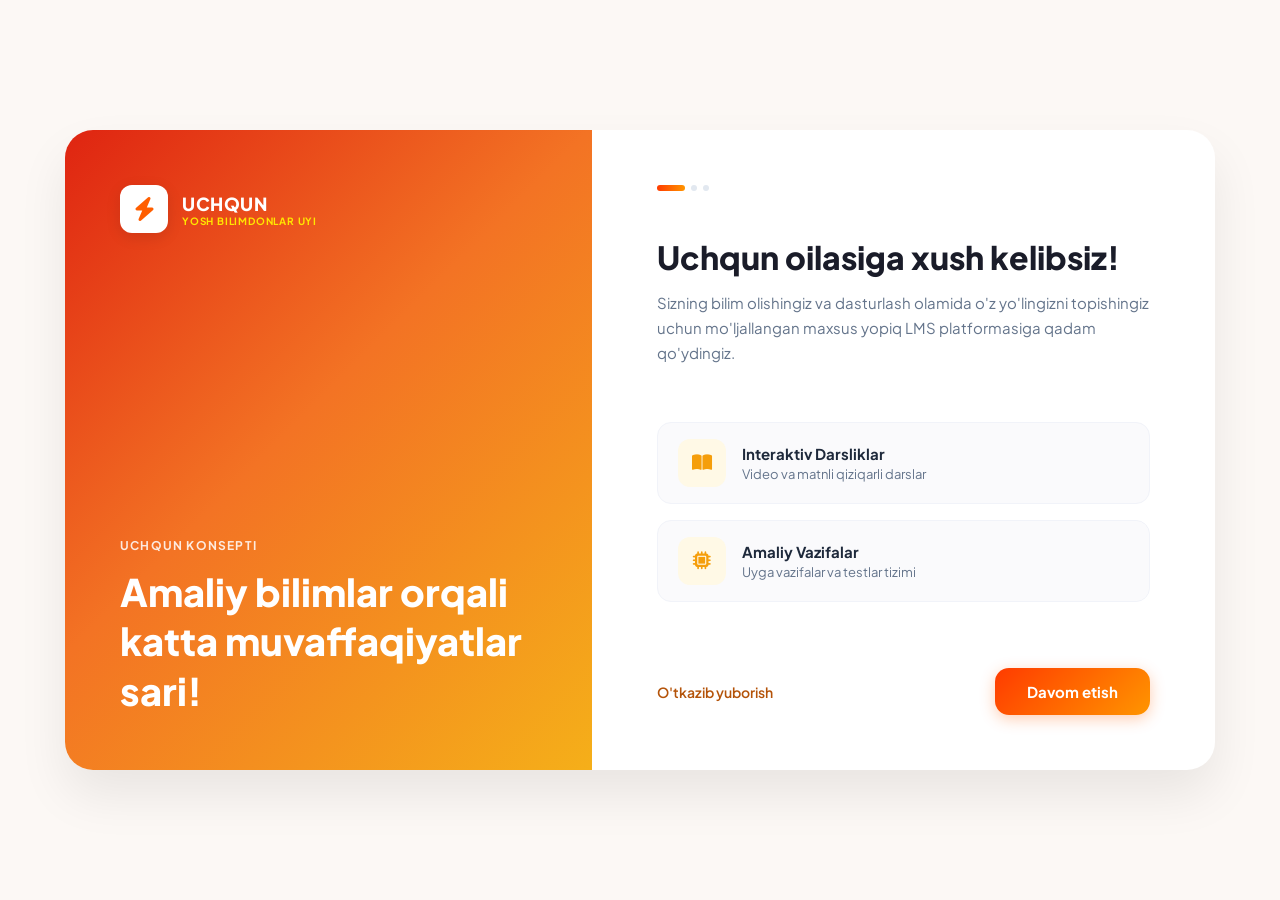
<file: intro/index.html>
<!DOCTYPE html>
<html lang="uz">
<head>
    <meta charset="UTF-8">
    <meta name="viewport" content="width=device-width, initial-scale=1.0">
    <title>Xush kelibsiz - UCHQUN</title>
    <!-- Google Fonts -->
    <link href="https://fonts.googleapis.com/css2?family=Plus+Jakarta+Sans:wght@400;500;600;700;800&display=swap" rel="stylesheet">
    <!-- FontAwesome icons -->
    <link rel="stylesheet" href="https://cdnjs.cloudflare.com/ajax/libs/font-awesome/6.4.0/css/all.min.css">
    <link rel="stylesheet" href="style.css">
</head>
<body>

    <div class="onboarding-wrapper">
        <div class="onboarding-card">
            
            <!-- Chap tomon (Gradient fon va konsepsiya matni) -->
            <div class="card-left">
                <div class="logo-box">
                    <div class="logo-icon">
                        <i class="fa-solid fa-bolt"></i>
                    </div>
                    <div class="logo-text">
                        <span class="brand-name">UCHQUN</span>
                        <span class="brand-sub">YOSH BILIMDONLAR UYI</span>
                    </div>
                </div>

                <div class="left-content">
                    <span class="concept-label">UCHQUN KONSEPTI</span>
                    <h2>Amaliy bilimlar orqali katta muvaffaqiyatlar sari!</h2>
                </div>
            </div>

            <!-- O'ng tomon (Asosiy xush kelibsiz xabari va funksiyalar) -->
            <div class="card-right">
                <!-- Sahifalanish nuqtalari (Dots) -->
                <div class="pagination-dots">
                    <span class="dot active"></span>
                    <span class="dot"></span>
                    <span class="dot"></span>
                </div>

                <div class="welcome-text">
                    <h2>Uchqun oilasiga xush kelibsiz!</h2>
                    <p>Sizning bilim olishingiz va dasturlash olamida o'z yo'lingizni topishingiz uchun mo'ljallangan maxsus yopiq LMS platformasiga qadam qo'ydingiz.</p>
                </div>

                <!-- Xususiyatlar ro'yxati -->
                <div class="features-list">
                    <div class="feature-item">
                        <div class="feature-icon">
                            <i class="fa-solid fa-book-open"></i>
                        </div>
                        <div class="feature-info">
                            <h4>Interaktiv Darsliklar</h4>
                            <p>Video va matnli qiziqarli darslar</p>
                        </div>
                    </div>

                    <div class="feature-item">
                        <div class="feature-icon">
                            <i class="fa-solid fa-microchip"></i>
                        </div>
                        <div class="feature-info">
                            <h4>Amaliy Vazifalar</h4>
                            <p>Uyga vazifalar va testlar tizimi</p>
                        </div>
                    </div>
                </div>

                <!-- Pastki tugmalar -->
                <div class="card-footer">
                    <a href="#" class="skip-btn">O'tkazib yuborish</a>
                    <button type="button" class="next-btn" id="btn">Davom etish</button>
                </div>
            </div>

        </div>
    </div>

    <script src="app.js"></script>

</body>
</html>
</file>
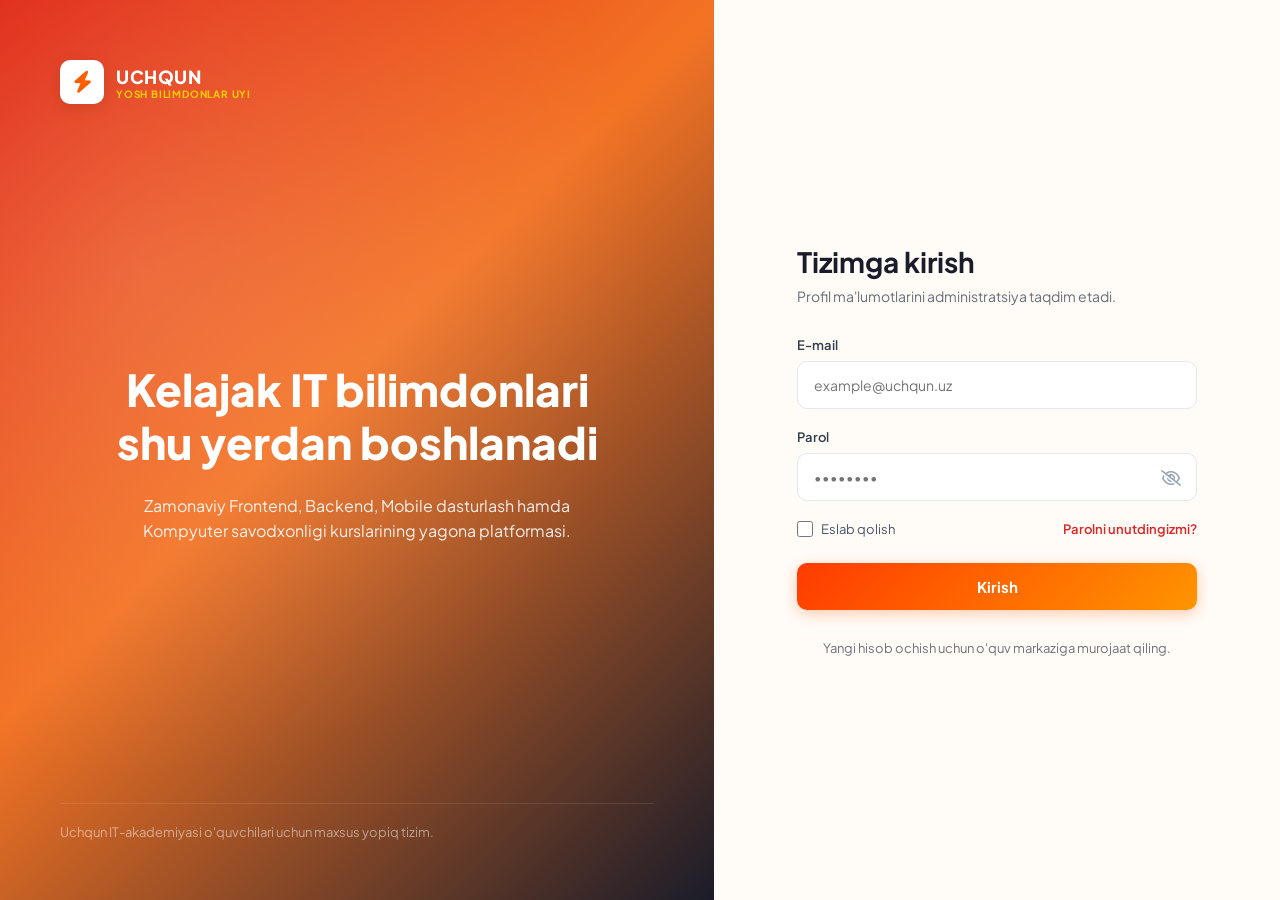
<file: login/index.html>
<!doctype html>
<html lang="uz">
  <head>
    <meta charset="UTF-8" />
    <meta name="viewport" content="width=device-width, initial-scale=1.0" />
    <title>Tizimga kirish - UCHQUN</title>
    <!-- Google Fonts -->
    <link
      href="https://fonts.googleapis.com/css2?family=Plus+Jakarta+Sans:wght@400;500;600;700;800&display=swap"
      rel="stylesheet"
    />
    <!-- FontAwesome icons -->
    <link
      rel="stylesheet"
      href="https://cdnjs.cloudflare.com/ajax/libs/font-awesome/6.4.0/css/all.min.css"
    />
    <link rel="stylesheet" href="style.css" />
  </head>
  <body>
    <div class="login-container">
      <!-- Chap tomon (Gradient fon va markazlashgan matnlar) -->
      <div class="login-banner">
        <div class="banner-content-top">
          <div class="logo-box">
            <div class="logo-icon">
              <i class="fa-solid fa-bolt"></i>
            </div>
            <div class="logo-text">
              <span class="brand-name">UCHQUN</span>
              <span class="brand-sub">YOSH BILIMDONLAR UYI</span>
            </div>
          </div>
        </div>

        <div class="banner-text-centered">
          <h1>Kelajak IT bilimdonlari shu yerdan boshlanadi</h1>
          <p>
            Zamonaviy Frontend, Backend, Mobile dasturlash hamda Kompyuter
            savodxonligi kurslarining yagona platformasi.
          </p>
        </div>

        <div class="banner-footer">
          <p>Uchqun IT-akademiyasi o'quvchilari uchun maxsus yopiq tizim.</p>
        </div>
      </div>

      <!-- O'ng tomon (Kirish formasi) -->
      <div class="login-form-section">
        <div class="form-wrapper">
          <div class="form-header">
            <h2>Tizimga kirish</h2>
            <p>Profil ma'lumotlarini administratsiya taqdim etadi.</p>
          </div>

          <form class="auth-form" onsubmit="event.preventDefault()">
            <div class="input-group">
              <label for="email">E-mail</label>
              <input
                type="email"
                id="email"
                placeholder="example@uchqun.uz"
                required
              />
            </div>

            <div class="input-group">
              <label for="password">Parol</label>
              <div class="password-wrapper">
                <input
                  type="password"
                  id="password"
                  placeholder="••••••••"
                  required
                />
                <button
                  type="button"
                  class="toggle-password"
                  id="togglePassword"
                >
                  <i class="fa-regular fa-eye-slash"></i>
                </button>
              </div>
            </div>

            <div class="form-actions">
              <label class="remember-me">
                <input type="checkbox" />
                <span>Eslab qolish</span>
              </label>
              <a href="#" class="forgot-password">Parolni unutdingizmi?</a>
            </div>

            <button type="submit" class="submit-btn" id="btn_login">Kirish</button>

            <div class="form-footer-text">
              <p>Yangi hisob ochish uchun o'quv markaziga murojaat qiling.</p>
            </div>
          </form>
        </div>
      </div>
    </div>

    <script src="library.js"></script>
    <script src="app.js">
      // Parolni ko'rsatish/yashirish funksionalligi
    </script>

  </body>
</html>
</file>
<file: intro/style.css>
* {
    margin: 0;
    padding: 0;
    box-sizing: border-box;
    font-family: 'Plus Jakarta Sans', sans-serif;
}

body {
    background-color: #fcf8f5;
    min-height: 100vh;
    display: flex;
    justify-content: center;
    align-items: center;
}

/* Asosiy oyna kartasi - Kengligi va balandligi kattalashtirildi */
.onboarding-wrapper {
    width: 100%;
    padding: 30px;
    display: flex;
    justify-content: center;
    align-items: center;
}

.onboarding-card {
    width: 100%;
    max-width: 1150px; /* Karta kengaytirildi */
    background: #ffffff;
    border-radius: 28px;
    box-shadow: 0 25px 50px rgba(0, 0, 0, 0.08);
    display: flex;
    overflow: hidden;
    min-height: 640px; /* Balandligi kattalashtirildi */
}

/* Chap qism */
.card-left {
    flex: 1.1;
    background: linear-gradient(135deg, #df2411 0%, #f37324 45%, #f5af19 100%);
    padding: 55px;
    display: flex;
    flex-direction: column;
    justify-content: space-between;
    position: relative;
    overflow: hidden;
}

.logo-box {
    display: flex;
    align-items: center;
    gap: 14px;
}

.logo-icon {
    width: 48px;
    height: 48px;
    background: #ffffff;
    border-radius: 12px;
    display: flex;
    align-items: center;
    justify-content: center;
    color: #ff5e00;
    font-size: 24px;
    box-shadow: 0 4px 15px rgba(0, 0, 0, 0.1);
}

.logo-text {
    display: flex;
    flex-direction: column;
}

.brand-name {
    color: #ffffff;
    font-weight: 800;
    font-size: 18px;
    letter-spacing: 0.5px;
}

.brand-sub {
    color: #ffe600;
    font-size: 10px;
    font-weight: 700;
    letter-spacing: 0.8px;
}

.left-content {
    margin-top: auto;
}

.concept-label {
    color: rgba(255, 255, 255, 0.85);
    font-size: 12px;
    font-weight: 700;
    letter-spacing: 1.2px;
    display: block;
    margin-bottom: 14px;
}

.card-left h2 {
    color: #ffffff;
    font-size: 38px; /* Sarlavha kattalashtirildi */
    font-weight: 800;
    line-height: 1.3;
}

/* O'ng qism */
.card-right {
    flex: 1.3;
    padding: 55px 65px;
    display: flex;
    flex-direction: column;
    justify-content: space-between;
}

/* Nuqtalar */
.pagination-dots {
    display: flex;
    gap: 6px;
    margin-bottom: 10px;
}

.dot {
    height: 6px;
    border-radius: 3px;
    background-color: #e2e8f0;
    transition: all 0.3s ease;
}

.dot.active {
    width: 28px;
    background: linear-gradient(90deg, #ff3b00, #ff9500);
}

.dot:not(.active) {
    width: 6px;
}

/* Xush kelibsiz matni */
.welcome-text h2 {
    color: #1a1c29;
    font-size: 32px; /* Matn kattalashtirildi */
    font-weight: 800;
    margin-bottom: 14px;
}

.welcome-text p {
    color: #64748b;
    font-size: 15px;
    line-height: 1.65;
}

/* Xususiyatlar kartalari */
.features-list {
    display: flex;
    flex-direction: column;
    gap: 16px;
    margin: 20px 0;
}

.feature-item {
    display: flex;
    align-items: center;
    gap: 16px;
    padding: 16px 20px;
    background-color: #fafafc;
    border: 1px solid #f1f3f9;
    border-radius: 14px;
}

.feature-icon {
    width: 48px;
    height: 48px;
    background-color: #fff9e6;
    color: #f59e0b;
    border-radius: 12px;
    display: flex;
    align-items: center;
    justify-content: center;
    font-size: 18px;
}

.feature-info h4 {
    color: #1e293b;
    font-size: 15px;
    font-weight: 700;
    margin-bottom: 3px;
}

.feature-info p {
    color: #64748b;
    font-size: 13px;
}

/* Pastki qism va tugmalar */
.card-footer {
    display: flex;
    justify-content: space-between;
    align-items: center;
    margin-top: 10px;
}

.skip-btn {
    color: #b45309;
    font-size: 14px;
    font-weight: 600;
    text-decoration: none;
    transition: opacity 0.2s;
}

.skip-btn:hover {
    opacity: 0.8;
}

.next-btn {
    padding: 14px 32px;
    background: linear-gradient(135deg, #ff3b00 0%, #ff9500 100%);
    color: #ffffff;
    border: none;
    border-radius: 14px;
    font-size: 15px;
    font-weight: 700;
    cursor: pointer;
    box-shadow: 0 4px 15px rgba(255, 94, 0, 0.3);
    transition: transform 0.2s, box-shadow 0.2s;
}

.next-btn:hover {
    transform: translateY(-1px);
    box-shadow: 0 6px 20px rgba(255, 94, 0, 0.4);
}

/* Mobil moslashuvchanlik (Responsive) */
@media (max-width: 950px) {
    .onboarding-card {
        flex-direction: column;
        max-width: 550px;
    }
    .card-left {
        padding: 40px;
        min-height: 280px;
    }
    .card-right {
        padding: 40px;
    }
}
</file>
<file: login/style.css>
* {
    margin: 0;
    padding: 0;
    box-sizing: border-box;
    font-family: 'Plus Jakarta Sans', sans-serif;
}

body {
    background-color: #0f1117;
    min-height: 100vh;
    display: flex;
    justify-content: center;
    align-items: center;
}

.login-container {
    width: 100%;
    min-height: 100vh;
    display: flex;
    background-color: #ffffff;
}

/* Chap banner qismi */
.login-banner {
    flex: 1.1;
    background: linear-gradient(135deg, #df2411 0%, #f37324 45%, #1a1c29 100%);
    padding: 60px;
    display: flex;
    flex-direction: column;
    justify-content: space-between; /* Elementlarni tepa va pastga ajratadi */
    position: relative;
    overflow: hidden;
}

.login-banner::before {
    content: '';
    position: absolute;
    width: 100%;
    height: 100%;
    top: 0;
    left: 0;
    background: radial-gradient(circle at 20% 30%, rgba(255, 255, 255, 0.15) 0%, transparent 60%);
    pointer-events: none;
}

/* Logotipni tepada ushlab turish uchun konteyner */
.banner-content-top {
    position: relative;
    z-index: 2;
}

.logo-box {
    display: flex;
    align-items: center;
    gap: 12px;
}

.logo-icon {
    width: 44px;
    height: 44px;
    background: #ffffff;
    border-radius: 10px;
    display: flex;
    align-items: center;
    justify-content: center;
    color: #ff5e00;
    font-size: 22px;
    box-shadow: 0 4px 15px rgba(0, 0, 0, 0.1);
}

.logo-text {
    display: flex;
    flex-direction: column;
}

.brand-name {
    color: #ffffff;
    font-weight: 800;
    font-size: 18px;
    letter-spacing: 0.5px;
}

.brand-sub {
    color: #ffd000;
    font-size: 10px;
    font-weight: 700;
    letter-spacing: 0.8px;
}

/* ASOSIY O'ZGARISH: Matnni markazga keltirish */
.banner-text-centered {
    max-width: 580px;
    margin: 0 auto; /* Gorizontal markazga olish */
    text-align: center; /* Ichidagi matnlarni markazga tekislash */
    position: relative;
    z-index: 2;
    /* Banner balandligi bo'yicha o'rtaroqqa joylashtirish uchun qo'shimcha padding */
    padding: 0 20px; 
}

.banner-text-centered h1 {
    color: #ffffff;
    font-size: 44px; /* Rasmga mos kattalik */
    font-weight: 800;
    line-height: 1.2;
    margin-bottom: 24px;
}

.banner-text-centered p {
    color: rgba(255, 255, 255, 0.9);
    font-size: 16px;
    line-height: 1.6;
    max-width: 500px; /* Matn uzunligini nazorat qilish */
    margin: 0 auto;
}

/* Pastki yozuv */
.banner-footer {
    position: relative;
    z-index: 2;
}

.banner-footer p {
    color: rgba(255, 255, 255, 0.5);
    font-size: 13px;
    border-top: 1px solid rgba(255, 255, 255, 0.1);
    padding-top: 20px;
}

/* O'ng tomon (Forma qismi - o'zgarishsiz) */
.login-form-section {
    flex: 0.9;
    background-color: #fffcf8;
    display: flex;
    align-items: center;
    justify-content: center;
    padding: 40px;
}

.form-wrapper {
    width: 100%;
    max-width: 400px;
}

.form-header {
    margin-bottom: 32px;
}

.form-header h2 {
    color: #1a1c29;
    font-size: 28px;
    font-weight: 700;
    margin-bottom: 8px;
}

.form-header p {
    color: #666e7a;
    font-size: 14px;
}

.auth-form {
    display: flex;
    flex-direction: column;
    gap: 20px;
}

.input-group {
    display: flex;
    flex-direction: column;
    gap: 8px;
}

.input-group label {
    color: #333d4d;
    font-size: 13px;
    font-weight: 600;
}

.input-group input {
    width: 100%;
    padding: 14px 16px;
    border: 1px solid #e2e8f0;
    border-radius: 10px;
    font-size: 14px;
    background-color: #ffffff;
    transition: all 0.3s ease;
    outline: none;
    color: #1a1c29;
}

.input-group input:focus {
    border-color: #ff5e00;
    box-shadow: 0 0 0 3px rgba(255, 94, 0, 0.12);
}

.password-wrapper {
    position: relative;
}

.toggle-password {
    position: absolute;
    right: 16px;
    top: 50%;
    transform: translateY(-50%);
    background: none;
    border: none;
    color: #94a3b8;
    cursor: pointer;
    font-size: 16px;
}

.form-actions {
    display: flex;
    justify-content: space-between;
    align-items: center;
    font-size: 13px;
}


.remember-me {
    display: flex;
    align-items: center;
    gap: 8px;
    color: #475569;
    cursor: pointer;
}

.remember-me input {
    accent-color: #ff5e00;
    width: 16px;
    height: 16px;
    cursor: pointer;
}

.forgot-password {
    color: #dc2626;
    text-decoration: none;
    font-weight: 600;
    transition: opacity 0.2s;
}

.forgot-password:hover {
    opacity: 0.8;
}

.submit-btn {
    width: 100%;
    padding: 14px;
    background: linear-gradient(135deg, #ff3b00 0%, #ff9500 100%);
    color: #ffffff;
    border: none;
    border-radius: 10px;
    font-size: 15px;
    font-weight: 700;
    cursor: pointer;
    box-shadow: 0 4px 15px rgba(255, 94, 0, 0.3);
    transition: transform 0.2s, box-shadow 0.2s;
    margin-top: 6px;
}

.submit-btn:hover {
    transform: translateY(-1px);
    box-shadow: 0 6px 20px rgba(255, 94, 0, 0.4);
}

.submit-btn:active {
    transform: translateY(1px);
}

.form-footer-text {
    text-align: center;
    margin-top: 10px;
}

.form-footer-text p {
    color: #71717a;
    font-size: 13px;
}

/* Mobil qurilmalar uchun moslashuvchanlik (Responsive) */
@media (max-width: 1000px) {
    .login-container {
        flex-direction: column;
    }
    .login-banner {
        padding: 40px 20px;
        min-height: 400px;
    }
    .banner-text-centered h1 {
        font-size: 32px;
    }
    .banner-text-centered p {
        font-size: 14px;
    }
    .login-form-section {
        padding: 40px 20px;
    }
    .banner-content-top {
        margin-bottom: 30px;
    }
}


.loading-overlay {
    position: fixed;
    top: 0;
    left: 0;
    width: 100%;
    height: 100%;
    background-color: rgba(0, 0, 0, 0.5);
    display: flex;
    justify-content: center;
    align-items: center;
    z-index: 9999;
}

.loading-spinner {
    width: 50px;
    height: 50px;
    border: 5px solid #f3f3f3;
    border-top: 5px solid #4f46e5; /* Brend rangingizga moslab o'zgartirishingiz mumkin */
    border-radius: 50%;
    animation: spin 1s linear infinite;
}

@keyframes spin {
    0% { transform: rotate(0deg); }
    100% { transform: rotate(360deg); }
}

/* Yшиrilgan holat uchun */
.hidden {
    display: none !important;
}
</file>
